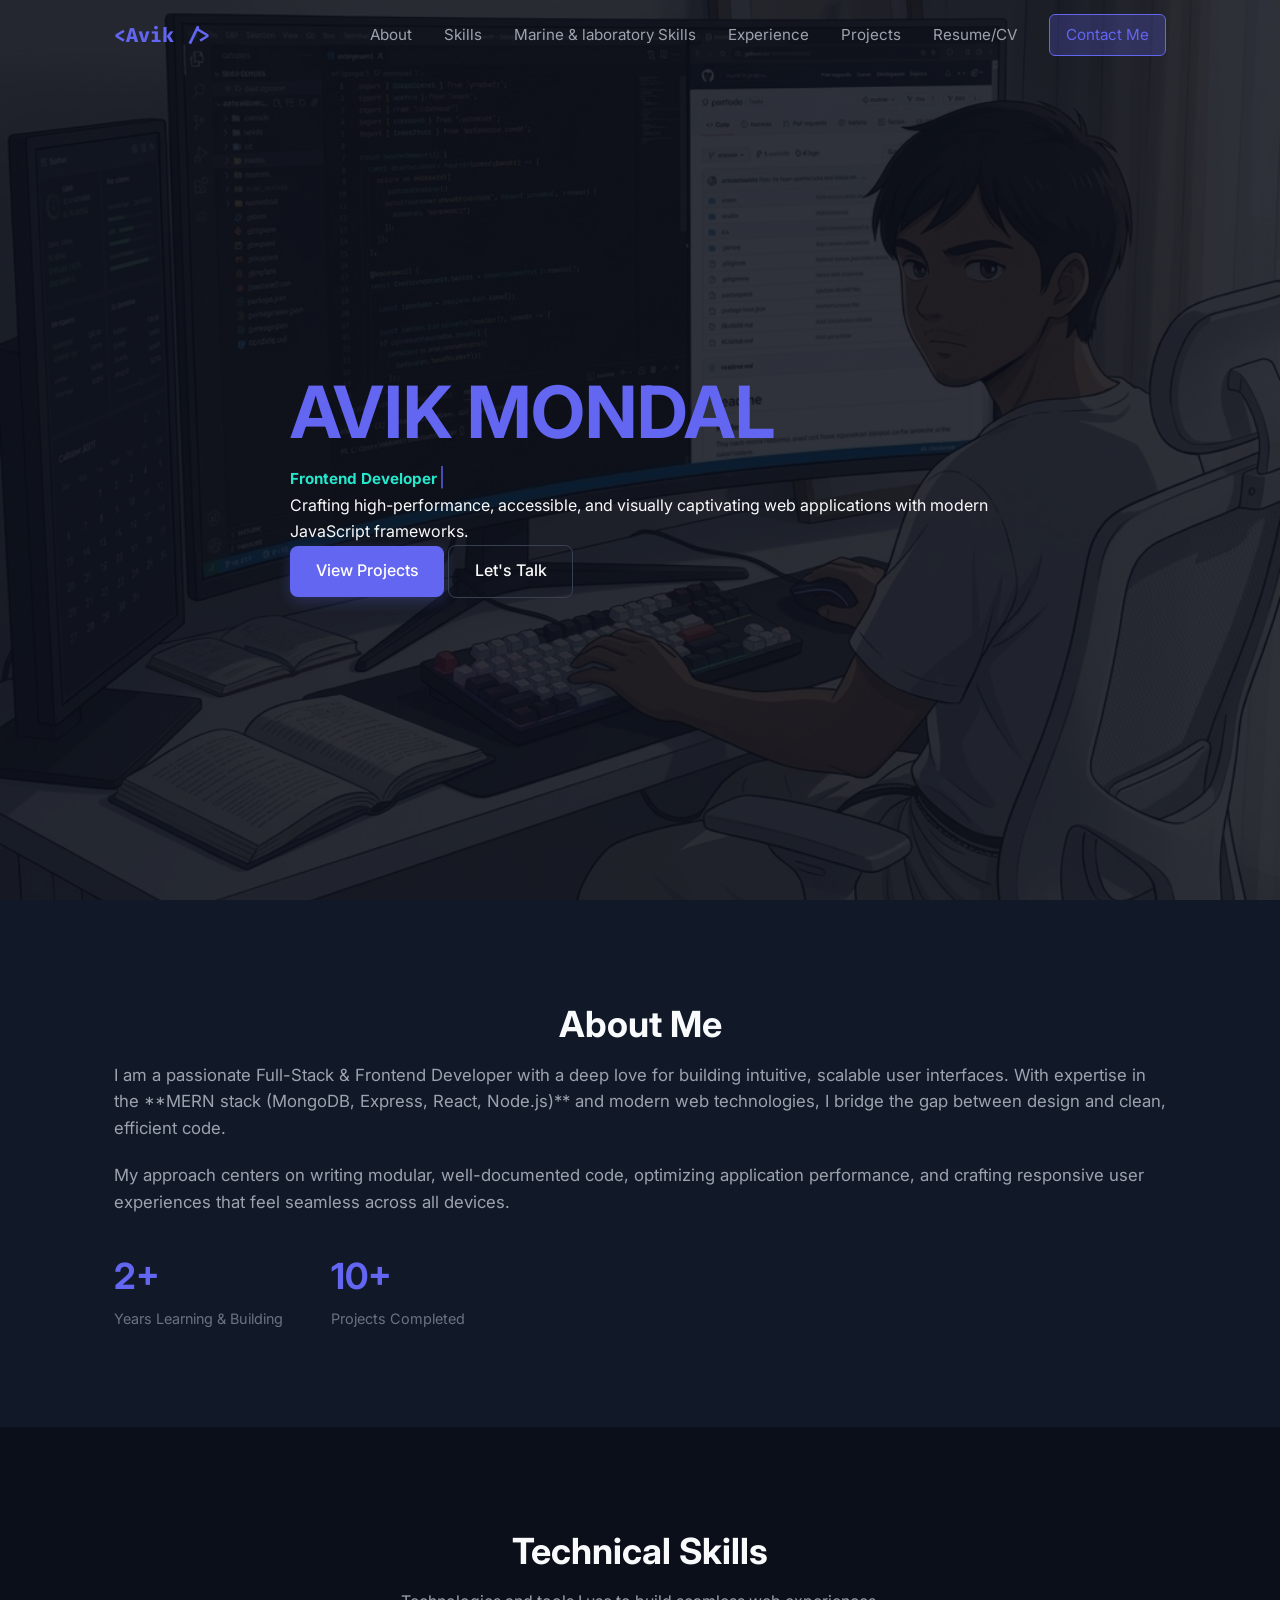
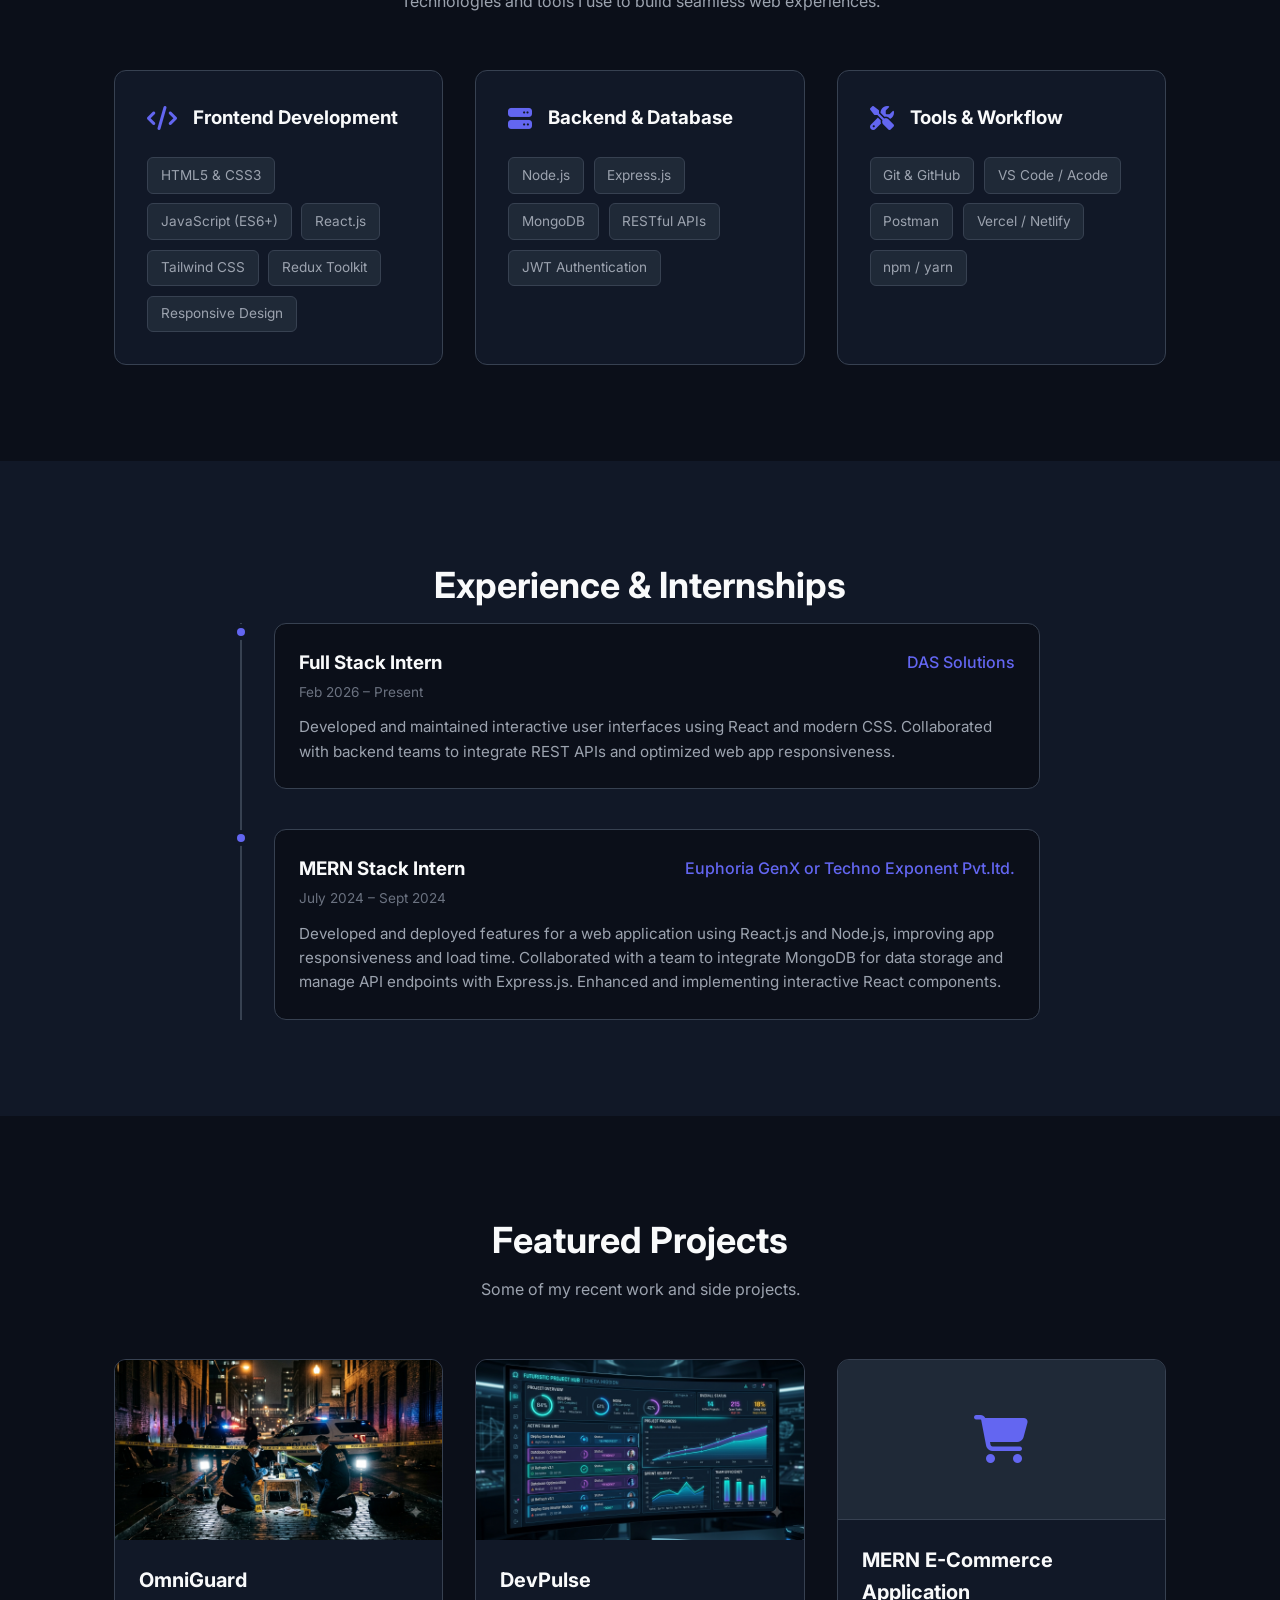
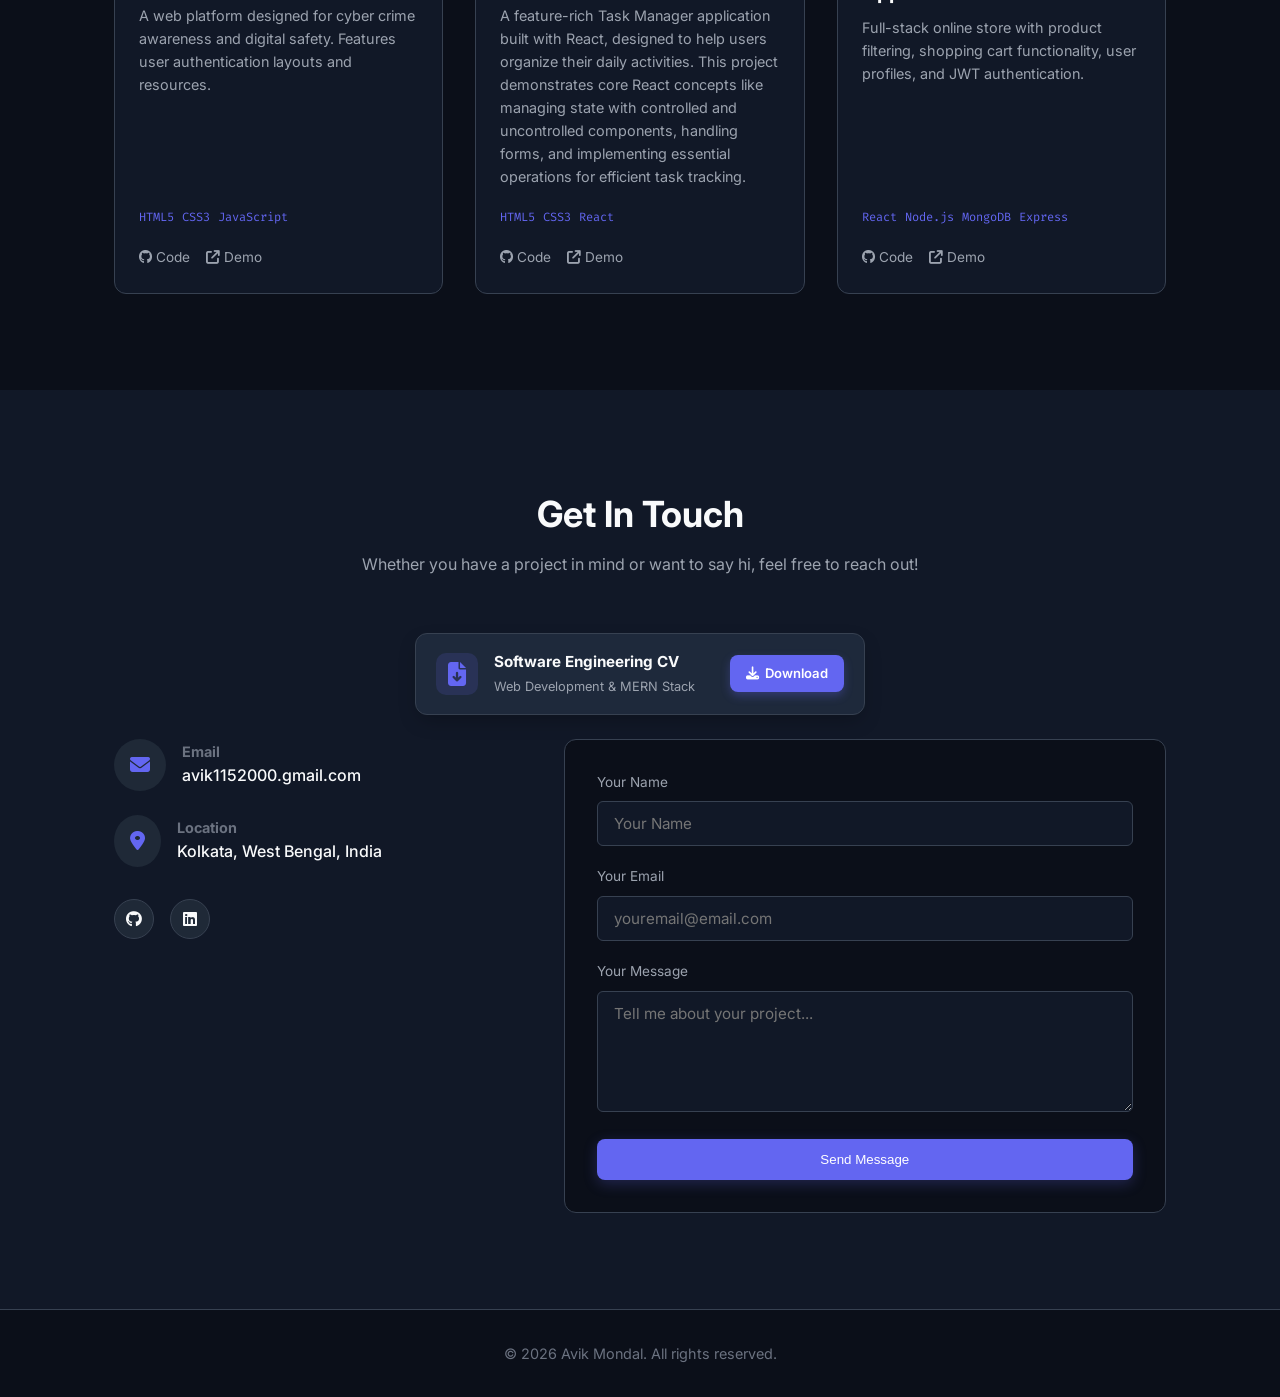
<file: index.html>
<!doctype html>
<html lang="en">
  <head>
    <meta charset="UTF-8" />
    <meta name="viewport" content="width=device-width, initial-scale=1.0" />
    <meta
      name="description"
      content="Portfolio of a Modern Frontend & MERN Stack Developer"
    />
    <title>Avik | Full Stack & Frontend Developer</title>
    <!-- Google Fonts -->
    <link rel="preconnect" href="https://fonts.googleapis.com" />
    <link rel="preconnect" href="https://fonts.gstatic.com" crossorigin />
    <link
      href="https://fonts.googleapis.com/css2?family=Inter:wght@300;400;500;600;700&family=Fira+Code:wght@400;500&display=swap"
      rel="stylesheet"
    />
    <!-- FontAwesome Icons -->
    <link
      rel="stylesheet"
      href="https://cdnjs.cloudflare.com/ajax/libs/font-awesome/6.4.0/css/all.min.css"
    />
    <!-- Stylesheet -->
    <link rel="stylesheet" href="CSS/style.css" />
    <!-- JavaScript link -->
    <script src="JS/script.js"></script>
  </head>
  <body>
    <!-- ==================== HEADER / NAVBAR ==================== -->
    <header class="navbar">
      <div class="container nav-container">
        <a href="#hero" class="nav-logo">&lt;Avik /&gt;</a>

        <nav class="nav-menu" id="nav-menu">
          <a href="#about" class="nav-link">About</a>
          <a href="#skills" class="nav-link">Skills</a>
          <a href="otherSkill.html" class="nav-link"
            >Marine & laboratory Skills</a
          >
          <a href="#experience" class="nav-link">Experience</a>
          <a href="#projects" class="nav-link">Projects</a>
          <a href="#contact" class="nav-link">Resume/CV </a>
          <a href="#contact" class="nav-link nav-btn">Contact Me</a>
        </nav>

        <!-- Toggle button placeholder for JS implementation -->
        <button
          class="nav-toggle"
          id="nav-toggle"
          aria-label="Toggle Navigation"
        >
          <i class="fa-solid fa-bars"></i>
        </button>
      </div>
    </header>

    <main>
      <!-- ==================== HERO SECTION ==================== -->

      <section class="hero" id="hero">
        <div class="hero-bg-wrapper">
          <img
            src="images/myPortfolioImage.png"
            alt="Background"
            class="hero-bg-img"
          />
          <div class="hero-overlay"></div>
        </div>

        <div class="container hero-container">
          <div class="hero-content">
            <h1 class="hero-title">
              <span class="highlight">AVIK MONDAL</span>
            </h1>

            <!-- <h2 class="hero-subtitle">Frontend & MERN Stack Developer</h2> -->
            <!-- Dynamic Typing Text Target -->
            <h3 class="hero-subtitle">
              <span id="typing-text" class="highlight2"></span
              ><span class="typing-cursor">|</span>
            </h3>
            <p class="hero-description">
              Crafting high-performance, accessible, and visually captivating
              web applications with modern JavaScript frameworks.
            </p>

            <div class="hero-cta">
              <a href="#projects" class="btn btn-primary">View Projects</a>
              <a href="#contact" class="btn btn-outline">Let's Talk</a>
            </div>
          </div>
        </div>
      </section>

      <!-- ==================== ABOUT SECTION ==================== -->
      <section class="about section" id="about">
        <div class="container">
          <h2 class="section-title">About Me</h2>
          <div class="about-grid">
            <div class="about-text">
              <p>
                I am a passionate Full-Stack & Frontend Developer with a deep
                love for building intuitive, scalable user interfaces. With
                expertise in the **MERN stack (MongoDB, Express, React,
                Node.js)** and modern web technologies, I bridge the gap between
                design and clean, efficient code.
              </p>
              <p>
                My approach centers on writing modular, well-documented code,
                optimizing application performance, and crafting responsive user
                experiences that feel seamless across all devices.
              </p>
              <div class="about-stats">
                <div class="stat-item">
                  <span class="stat-number">2+</span>
                  <span class="stat-label">Years Learning & Building</span>
                </div>
                <div class="stat-item">
                  <span class="stat-number">10+</span>
                  <span class="stat-label">Projects Completed</span>
                </div>
              </div>
            </div>
          </div>
        </div>
      </section>

      <!-- ==================== SKILLS SECTION ==================== -->
      <section class="skills section" id="skills">
        <div class="container">
          <h2 class="section-title">Technical Skills</h2>
          <p class="section-subtitle">
            Technologies and tools I use to build seamless web experiences.
          </p>

          <div class="skills-grid">
            <!-- Frontend Category -->
            <div class="skill-card">
              <div class="skill-header">
                <i class="fa-solid fa-code"></i>
                <h3>Frontend Development</h3>
              </div>
              <ul class="skill-tags">
                <li>HTML5 & CSS3</li>
                <li>JavaScript (ES6+)</li>
                <li>React.js</li>
                <li>Tailwind CSS</li>
                <li>Redux Toolkit</li>
                <li>Responsive Design</li>
              </ul>
            </div>

            <!-- Backend Category -->
            <div class="skill-card">
              <div class="skill-header">
                <i class="fa-solid fa-server"></i>
                <h3>Backend & Database</h3>
              </div>
              <ul class="skill-tags">
                <li>Node.js</li>
                <li>Express.js</li>
                <li>MongoDB</li>
                <li>RESTful APIs</li>
                <li>JWT Authentication</li>
              </ul>
            </div>

            <!-- Tools & Workflow -->
            <div class="skill-card">
              <div class="skill-header">
                <i class="fa-solid fa-screwdriver-wrench"></i>
                <h3>Tools & Workflow</h3>
              </div>
              <ul class="skill-tags">
                <li>Git & GitHub</li>
                <li>VS Code / Acode</li>
                <li>Postman</li>
                <li>Vercel / Netlify</li>
                <li>npm / yarn</li>
              </ul>
            </div>
          </div>
        </div>
      </section>

      <!-- ==================== EXPERIENCE SECTION ==================== -->
      <section class="experience section" id="experience">
        <div class="container">
          <h2 class="section-title">Experience & Internships</h2>

          <div class="timeline">
            <!-- Timeline Item 1 -->
            <div class="timeline-item">
              <div class="timeline-dot"></div>
              <div class="timeline-content">
                <div class="timeline-header">
                  <h3>Full Stack Intern</h3>
                  <span class="timeline-company">DAS Solutions</span>
                </div>
                <span class="timeline-date">Feb 2026 – Present</span>
                <p class="timeline-body">
                  Developed and maintained interactive user interfaces using
                  React and modern CSS. Collaborated with backend teams to
                  integrate REST APIs and optimized web app responsiveness.
                </p>
              </div>
            </div>
            <!-- Timeline Item 2 -->
            <div class="timeline-item">
              <div class="timeline-dot"></div>
              <div class="timeline-content">
                <div class="timeline-header">
                  <h3>MERN Stack Intern</h3>
                  <span class="timeline-company"
                    >Euphoria GenX or Techno Exponent Pvt.ltd.</span
                  >
                </div>
                <span class="timeline-date">July 2024 – Sept 2024</span>
                <p class="timeline-body">
                  Developed and deployed features for a web application using
                  React.js and Node.js, improving app responsiveness and load
                  time. Collaborated with a team to integrate MongoDB for data
                  storage and manage API endpoints with Express.js. Enhanced and
                  implementing interactive React components.
                </p>
              </div>
            </div>

            <!-- Timeline Item 2 -->
            <!-- <div class="timeline-item">
              <div class="timeline-dot"></div>
              <div class="timeline-content">
                <div class="timeline-header">
                  <h3>Frontend Developer (Freelance / Personal Projects)</h3>
                  <span class="timeline-company">Self-Employed</span>
                </div>
                <span class="timeline-date">Feb 2026 – Present</span>
                <p class="timeline-body">
                  Built custom responsive landing pages and web applications for
                  various clients. Focused on web security, clean component
                  structures, and API integrations.
                </p>
              </div>
            </div> -->
          </div>
        </div>
      </section>

      <!-- ==================== PROJECTS SECTION ==================== -->
      <section class="projects section" id="projects">
        <div class="container">
          <h2 class="section-title">Featured Projects</h2>
          <p class="section-subtitle">
            Some of my recent work and side projects.
          </p>

          <div class="projects-grid">
            <!-- Project Card 1 -->
            <article class="project-card">
              <div class="project-image-container">
                <!-- <i class="fa-solid fa-shield-halved project-icon"></i> -->
                <img
                  src="images/OmniguardImg.png"
                  alt="OmniGuard Crime Scene Investigation"
                  class="project-image"
                />
              </div>
              <div class="project-content">
                <h3 class="project-title">OmniGuard</h3>
                <p class="project-description">
                  A web platform designed for cyber crime awareness and digital
                  safety. Features user authentication layouts and resources.
                </p>
                <div class="project-tech">
                  <span>HTML5</span>
                  <span>CSS3</span>
                  <span>JavaScript</span>
                </div>
                <div class="project-links">
                  <a
                    href="https://github.com/Avik1152/Project-signup-Login"
                    target="_blank"
                    rel="noopener"
                    ><i class="fa-brands fa-github"></i> Code</a
                  >
                  <a
                    href="https://project-signup-login.avik1152000.workers.dev/"
                    target="_blank"
                    rel="noopener"
                    ><i class="fa-solid fa-arrow-up-right-from-square"></i>
                    Demo</a
                  >
                </div>
              </div>
            </article>
            <!-- Project Card 2 -->
            <article class="project-card">
              <div class="project-image-container">
                <img
                  src="images/DevPulseImg.png"
                  alt="DevPulse Task Manager"
                  class="project-image"
                />
              </div>
              <div class="project-content">
                <h3 class="project-title">DevPulse</h3>
                <p class="project-description">
                  A feature-rich Task Manager application built with React,
                  designed to help users organize their daily activities. This
                  project demonstrates core React concepts like managing state
                  with controlled and uncontrolled components, handling forms,
                  and implementing essential operations for efficient task
                  tracking.
                </p>
                <div class="project-tech">
                  <span>HTML5</span>
                  <span>CSS3</span>
                  <span>React</span>
                </div>
                <div class="project-links">
                  <a
                    href="https://github.com/Avik1152/DevPulse"
                    target="_blank"
                    rel="noopener"
                    ><i class="fa-brands fa-github"></i> Code</a
                  >
                  <a
                    href="https://dev-pulse-sand-ten.vercel.app/"
                    target="_blank"
                    rel="noopener"
                    ><i class="fa-solid fa-arrow-up-right-from-square"></i>
                    Demo</a
                  >
                </div>
              </div>
            </article>

            <!-- Project Card 3 -->
            <article class="project-card">
              <div class="project-image-placeholder">
                <i class="fa-solid fa-cart-shopping project-icon"></i>
              </div>
              <div class="project-content">
                <h3 class="project-title">MERN E-Commerce Application</h3>
                <p class="project-description">
                  Full-stack online store with product filtering, shopping cart
                  functionality, user profiles, and JWT authentication.
                </p>
                <div class="project-tech">
                  <span>React</span>
                  <span>Node.js</span>
                  <span>MongoDB</span>
                  <span>Express</span>
                </div>
                <div class="project-links">
                  <a href="#" target="_blank" rel="noopener"
                    ><i class="fa-brands fa-github"></i> Code</a
                  >
                  <a href="#" target="_blank" rel="noopener"
                    ><i class="fa-solid fa-arrow-up-right-from-square"></i>
                    Demo</a
                  >
                </div>
              </div>
            </article>

            <!-- Project Card 4 -->
            <!-- <article class="project-card">
              <div class="project-image-placeholder">
                <i class="fa-solid fa-list-check project-icon"></i>
              </div>
              <div class="project-content">
                <h3 class="project-title">Task Management App</h3>
                <p class="project-description">
                  A clean, lightweight task management tool with drag-and-drop
                  state updates, dark mode support, and persistent local
                  storage.
                </p>
                <div class="project-tech">
                  <span>React</span>
                  <span>Tailwind CSS</span>
                  <span>JavaScript</span>
                </div>
                <div class="project-links">
                  <a href="#" target="_blank" rel="noopener"
                    ><i class="fa-brands fa-github"></i> Code</a
                  >
                  <a href="#" target="_blank" rel="noopener"
                    ><i class="fa-solid fa-arrow-up-right-from-square"></i>
                    Demo</a
                  >
                </div>
              </div>
            </article> -->
          </div>
        </div>
      </section>

      <!-- ==================== CONTACT SECTION ==================== -->
      <section class="contact section" id="contact">
        <div class="container">
          <h2 class="section-title">Get In Touch</h2>
          <p class="section-subtitle">
            Whether you have a project in mind or want to say hi, feel free to
            reach out!
          </p>
          <!-- <div class="cv-download">
            <h3>Download My Resume</h3>
            <p>Software Engineering & Web Development</p>
            <a href="AVIK-MONDAL-Resume (1).pdf" class="download-btn" download
              >Download Developer CV</a
            >
          </div> -->
          <div class="cv-card-compact">
            <div class="cv-icon">
              <i class="fa-solid fa-file-arrow-down"></i>
            </div>
            <div class="cv-info">
              <h4>Software Engineering CV</h4>
              <p>Web Development & MERN Stack</p>
            </div>
            <a
              href="CV/AVIK-MONDAL-Resume (1).pdf"
              class="cv-download-btn"
              download
            >
              <i class="fa-solid fa-download"></i> Download
            </a>
          </div>
          <div class="contact-wrapper">
            <!-- Contact Details -->
            <div class="contact-info">
              <div class="contact-card">
                <i class="fa-solid fa-envelope"></i>
                <div>
                  <h4>Email</h4>
                  <a href="mailto:your.email@example.com"
                    >avik1152000.gmail.com</a
                  >
                </div>
              </div>

              <div class="contact-card">
                <i class="fa-solid fa-location-dot"></i>
                <div>
                  <h4>Location</h4>
                  <p>Kolkata, West Bengal, India</p>
                </div>
              </div>

              <div class="social-links">
                <a
                  href="https://github.com/Avik1152"
                  target="_blank"
                  aria-label="GitHub"
                  ><i class="fa-brands fa-github"></i
                ></a>
                <a
                  href="https://www.linkedin.com/in/avikmondal-afution/"
                  target="_blank"
                  aria-label="LinkedIn"
                  ><i class="fa-brands fa-linkedin"></i
                ></a>
                <!-- <a href="#" target="_blank" aria-label="Twitter"
                  ><i class="fa-brands fa-x-twitter"></i
                ></a> -->
              </div>
            </div>

            <!-- Contact Form -->
            <form
              class="contact-form"
              action="mailto:avik1152000@gmail.com"
              method="POST"
              enctype="text/plain"
            >
              <div class="form-group">
                <label for="name">Your Name</label>
                <input
                  type="text"
                  id="name"
                  name="name"
                  placeholder="Your Name"
                  required
                />
              </div>
              <div class="form-group">
                <label for="email">Your Email</label>
                <input
                  type="email"
                  id="email"
                  name="email"
                  placeholder="youremail@email.com"
                  required
                />
              </div>
              <div class="form-group">
                <label for="message">Your Message</label>
                <textarea
                  id="message"
                  name="message"
                  rows="5"
                  placeholder="Tell me about your project..."
                  required
                ></textarea>
              </div>
              <button type="submit" class="btn btn-primary btn-block">
                Send Message
              </button>
            </form>
          </div>
        </div>
      </section>
    </main>

    <!-- ==================== FOOTER ==================== -->
    <footer class="footer">
      <div class="container footer-container">
        <p>&copy; 2026 Avik Mondal. All rights reserved.</p>
        <!-- <p class="footer-subtext">Built with HTML5 , CSS3 & JavaScript</p> -->
      </div>
    </footer>
  </body>
</html>
</file>
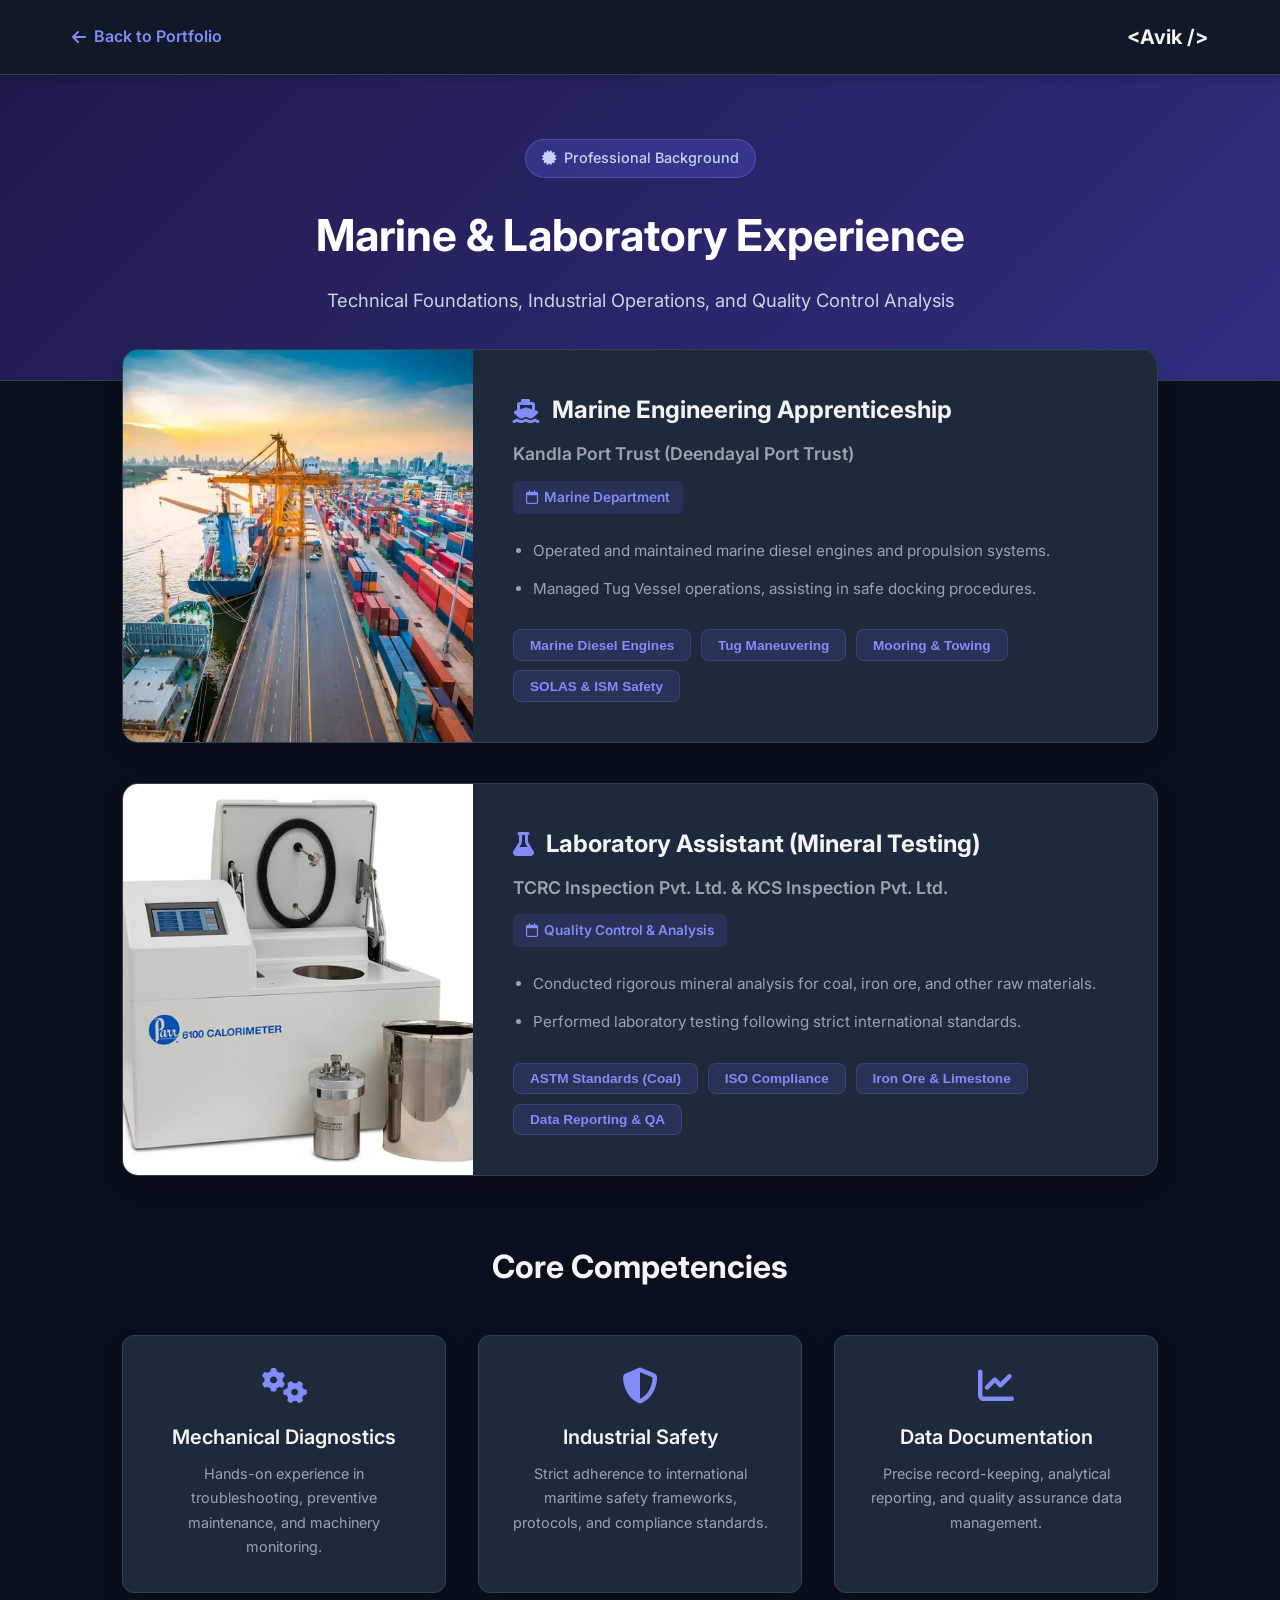
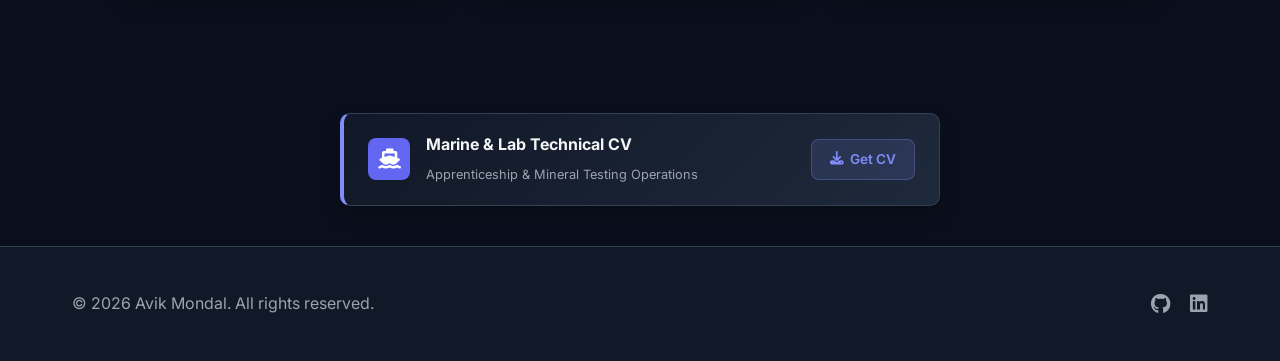
<file: otherSkill.html>
<!doctype html>
<html lang="en">
  <head>
    <meta charset="UTF-8" />
    <meta name="viewport" content="width=device-width, initial-scale=1.0" />
    <title>Marine & Laboratory Experience | Avik Mondal</title>
    <!-- FontAwesome for Icons -->
    <link
      rel="stylesheet"
      href="https://cdnjs.cloudflare.com/ajax/libs/font-awesome/6.4.0/css/all.min.css"
    />
    <!-- Google Fonts -->
    <link
      href="https://fonts.googleapis.com/css2?family=Inter:wght@300;400;500;600;700&display=swap"
      rel="stylesheet"
    />
    <!-- stylesheet -->
    <link rel="stylesheet" href="CSS/otherSkill.css" />
    <!-- JavaScript link -->
    <script src="JS/otherSkills.js"></script>
  </head>
  <body>
    <!-- ==================== HEADER & NAVBAR ==================== -->
    <header class="header">
      <nav class="nav-container">
        <a href="index.html" class="nav-back-btn">
          <i class="fa-solid fa-arrow-left"></i> Back to Portfolio
        </a>
        <!-- <div class="nav-brand">Avik Mondal</div> -->
        <a href="#marine-cv-box" class="nav-logo">&lt;Avik /&gt;</a>
      </nav>
    </header>

    <!-- ==================== HERO BANNER SECTION ==================== -->
    <section class="page-hero">
      <div class="hero-overlay"></div>
      <div class="container hero-inner">
        <span class="badge"
          ><i class="fa-solid fa-certificate"></i> Professional Background</span
        >
        <h1>Marine & Laboratory Experience</h1>
        <p>
          Technical Foundations, Industrial Operations, and Quality Control
          Analysis
        </p>
      </div>
    </section>

    <!-- ==================== MAIN CONTENT CONTAINER ==================== -->
    <main class="content-container">
      <section class="experience-grid">
        <!-- Marine Engineering Card -->
        <div class="experience-card">
          <div class="card-media">
            <img
              src="images/Kandla Port image.webp"
              alt="Marine Engineering Operations"
              onerror="
                this.onerror = null;
                this.src =
                  'https://images.unsplash.com/photo-1544816155-12df9643f363?auto=format&fit=crop&w=600&q=80';
              "
            />
          </div>
          <div class="card-body">
            <div class="card-icon-title">
              <i class="fas fa-ship card-icon-inline"></i>
              <h3>Marine Engineering Apprenticeship</h3>
            </div>
            <h4>Kandla Port Trust (Deendayal Port Trust)</h4>
            <span class="date"
              ><i class="fa-regular fa-calendar"></i> Marine Department</span
            >

            <ul class="responsibilities">
              <li>
                Operated and maintained marine diesel engines and propulsion
                systems.
              </li>
              <li>
                Managed Tug Vessel operations, assisting in safe docking
                procedures.
              </li>
            </ul>

            <!-- Interactive Clickable Tags for Marine -->
            <div class="tech-tags">
              <button class="tag-btn" onclick="openModal('dieselModal')">
                Marine Diesel Engines
              </button>
              <button class="tag-btn" onclick="openModal('tugModal')">
                Tug Maneuvering
              </button>
              <button class="tag-btn" onclick="openModal('mooringModal')">
                Mooring & Towing
              </button>
              <button class="tag-btn" onclick="openModal('safetyModal')">
                SOLAS & ISM Safety
              </button>
            </div>
          </div>
        </div>

        <!-- Laboratory Analysis Card -->
        <div class="experience-card">
          <div class="card-media">
            <img
              src="images/GCV images.jpg"
              alt="Laboratory Mineral Testing"
              onerror="
                this.onerror = null;
                this.src =
                  'https://images.unsplash.com/photo-1532187863486-abf9dbad1b69?auto=format&fit=crop&w=600&q=80';
              "
            />
          </div>
          <div class="card-body">
            <div class="card-icon-title">
              <i class="fas fa-flask card-icon-inline"></i>
              <h3>Laboratory Assistant (Mineral Testing)</h3>
            </div>
            <h4>TCRC Inspection Pvt. Ltd. & KCS Inspection Pvt. Ltd.</h4>
            <span class="date"
              ><i class="fa-regular fa-calendar"></i> Quality Control &
              Analysis</span
            >

            <ul class="responsibilities">
              <li>
                Conducted rigorous mineral analysis for coal, iron ore, and
                other raw materials.
              </li>
              <li>
                Performed laboratory testing following strict international
                standards.
              </li>
            </ul>

            <!-- Interactive Clickable Tags for Laboratory -->
            <div class="tech-tags">
              <button class="tag-btn" onclick="openModal('astmModal')">
                ASTM Standards (Coal)
              </button>
              <button class="tag-btn" onclick="openModal('isoModal')">
                ISO Compliance
              </button>
              <button class="tag-btn" onclick="openModal('mineralModal')">
                Iron Ore & Limestone
              </button>
              <button class="tag-btn" onclick="openModal('qaModal')">
                Data Reporting & QA
              </button>
            </div>
          </div>
        </div>
      </section>

      <!-- ==================== ADDITIONAL HIGHLIGHTS SECTION ==================== -->
      <section class="highlights-section">
        <h2 class="sub-section-title">Core Competencies</h2>
        <div class="highlights-grid">
          <div class="highlight-box">
            <i class="fa-solid fa-gears"></i>
            <h3>Mechanical Diagnostics</h3>
            <p>
              Hands-on experience in troubleshooting, preventive maintenance,
              and machinery monitoring.
            </p>
          </div>
          <div class="highlight-box">
            <i class="fa-solid fa-shield-halved"></i>
            <h3>Industrial Safety</h3>
            <p>
              Strict adherence to international maritime safety frameworks,
              protocols, and compliance standards.
            </p>
          </div>
          <div class="highlight-box">
            <i class="fa-solid fa-chart-line"></i>
            <h3>Data Documentation</h3>
            <p>
              Precise record-keeping, analytical reporting, and quality
              assurance data management.
            </p>
          </div>
        </div>
      </section>
    </main>

    <!-- ==================== MODAL POPUPS FOR MARINE ==================== -->
    <div id="dieselModal" class="custom-modal">
      <div class="modal-content">
        <h3>Marine Diesel Engines</h3>
        <p>
          Detailed knowledge of two-stroke and four-stroke marine diesel
          engines, fuel injection systems, cooling water circuits, Lube oil
          systems, and routine troubleshooting of mechanical failures.
        </p>
        <button class="close-modal" onclick="closeModal('dieselModal')">
          Close
        </button>
      </div>
    </div>

    <div id="tugModal" class="custom-modal">
      <div class="modal-content">
        <h3>Tug Maneuvering</h3>
        <p>
          Assisted in managing Tug Vessel operations, deck machinery handling,
          towing gear setup, and coordination during ship maneuvering and harbor
          docking.
        </p>
        <button class="close-modal" onclick="closeModal('tugModal')">
          Close
        </button>
      </div>
    </div>

    <div id="mooringModal" class="custom-modal">
      <div class="modal-content">
        <h3>Mooring & Towing</h3>
        <p>
          Participated in mooring/unmooring procedures, anchor handling, secure
          line handling, and ensuring vessel stability during port arrival and
          departure.
        </p>
        <button class="close-modal" onclick="closeModal('mooringModal')">
          Close
        </button>
      </div>
    </div>

    <div id="safetyModal" class="custom-modal">
      <div class="modal-content">
        <h3>SOLAS & ISM Safety</h3>
        <p>
          Strictly adhered to SOLAS and international maritime safety
          frameworks, emergency drills, fire-fighting gear handling, and ISM
          code safety compliance.
        </p>
        <button class="close-modal" onclick="closeModal('safetyModal')">
          Close
        </button>
      </div>
    </div>

    <!-- ==================== MODAL POPUPS FOR LABORATORY ==================== -->
    <div id="astmModal" class="custom-modal">
      <div class="modal-content">
        <h3>ASTM Standards (Coal Analysis)</h3>
        <p>
          Conducted rigorous testing for Proximate Analysis (Inherent Moisture,
          Ash Content, Volatile Matter, Fixed Carbon) and Gross Calorific Value
          (GCV) using bomb calorimeter as per ASTM standards.
        </p>
        <button class="close-modal" onclick="closeModal('astmModal')">
          Close
        </button>
      </div>
    </div>

    <div id="isoModal" class="custom-modal">
      <div class="modal-content">
        <h3>ISO Compliance & Sample Prep</h3>
        <p>
          Performed multi-stage crushing, dividing, and pulverization of solid
          mineral samples adhering strictly to ISO guidelines to ensure accurate
          analytical representation.
        </p>
        <button class="close-modal" onclick="closeModal('isoModal')">
          Close
        </button>
      </div>
    </div>

    <div id="mineralModal" class="custom-modal">
      <div class="modal-content">
        <h3>Iron Ore & Limestone Testing</h3>
        <p>
          Extended hands-on laboratory testing and grading parameters to other
          raw minerals including Iron Ore (Fe percentage checks, moisture
          analysis) and Limestone quality assessment.
        </p>
        <button class="close-modal" onclick="closeModal('mineralModal')">
          Close
        </button>
      </div>
    </div>

    <div id="qaModal" class="custom-modal">
      <div class="modal-content">
        <h3>Data Reporting & QA</h3>
        <p>
          Meticulously documented analytical findings, calibrated laboratory
          instruments, maintained high accuracy limits, and prepared
          comprehensive QA certificates.
        </p>
        <button class="close-modal" onclick="closeModal('qaModal')">
          Close
        </button>
      </div>
    </div>

    <div class="marine-cv-box" id="marine-cv-box">
      <div class="marine-cv-left">
        <div class="marine-badge-icon">
          <i class="fa-solid fa-ship"></i>
        </div>
        <div class="marine-cv-text">
          <h4>Marine & Lab Technical CV</h4>
          <span>Apprenticeship & Mineral Testing Operations</span>
        </div>
      </div>
      <a
        href="CV/Avik-Mondal-Resume Diesel.pdf"
        class="marine-download-btn"
        download
      >
        <i class="fa-solid fa-download"></i> Get CV
      </a>
    </div>

    <!-- ==================== FOOTER ==================== -->
    <footer class="footer">
      <div class="container footer-content">
        <p>&copy; 2026 Avik Mondal. All rights reserved.</p>
        <div class="footer-socials">
          <a href="https://github.com/Avik1152" target="_blank"
            ><i class="fa-brands fa-github"></i
          ></a>
          <a
            href="https://www.linkedin.com/in/avikmondal-afution/"
            target="_blank"
            ><i class="fa-brands fa-linkedin"></i
          ></a>
        </div>
      </div>
    </footer>
  </body>
</html>
</file>
<file: CSS/style.css>
/* ==================== 1. CSS VARIABLES & RESET ==================== */
:root {
  /* Color Palette */
  --bg-primary: #0b0f19;
  --bg-secondary: #111827;
  --bg-card: #1f2937;

  --text-primary: #f9fafb;
  --text-secondary: #9ca3af;
  --text-muted: #6b7280;

  --accent: #6366f1; /* Electric Indigo */
  --accent-hover: #4f46e5;
  --accent-glow: rgba(99, 102, 241, 0.25);
  --border-color: #374151;

  /* Fonts & Spacing */
  --font-main: "Inter", system-ui, -apple-system, sans-serif;
  --font-code: "Fira Code", monospace;
  --transition: all 0.3s ease;
  --radius: 12px;
}

* {
  margin: 0;
  padding: 0;
  box-sizing: border-box;
}

html {
  scroll-behavior: smooth;
}

body {
  font-family: var(--font-main);
  background-color: var(--bg-primary);
  color: var(--text-primary);
  line-height: 1.6;
  overflow-x: hidden;
}

a {
  color: inherit;
  text-decoration: none;
}

ul {
  list-style: none;
}

/* ==================== LIGHT THEME VARIABLES ==================== */
body.light-theme {
  --bg-primary: #f8fafc;
  --bg-secondary: #ffffff;
  --bg-card: #f1f5f9;

  --text-primary: #0f172a;
  --text-secondary: #3341552q --text-muted: #64748b;

  --accent: #4f46e5;
  --accent-hover: #4338ca;
  --accent-glow: rgba(79, 70, 229, 0.15);
  --border-color: #e2e8f0;
}

/* ==================== ACTIVE NAV LINK STYLING ==================== */
.nav-link.active-link {
  color: var(--accent);
  font-weight: 600;
}

/* ==================== THEME TOGGLE BUTTON ==================== */
.theme-toggle {
  background: none;
  border: 1px solid var(--border-color);
  color: var(--text-primary);
  padding: 0.5rem 0.75rem;
  border-radius: 50%;
  cursor: pointer;
  transition: var(--transition);
  display: flex;
  align-items: center;
  justify-content: center;
}

.theme-toggle:hover {
  border-color: var(--accent);
  color: var(--accent);
}

/* ==================== 2. REUSABLE COMPONENTS ==================== */
.container {
  max-width: 1100px;
  margin: 0 auto;
  padding: 0 1.5rem;
}

.section {
  padding: 6rem 0;
}

.section-title {
  font-size: 2.25rem;
  font-weight: 700;
  text-align: center;
  margin-bottom: 0.5rem;
  position: relative;
}

.section-subtitle {
  text-align: center;
  color: var(--text-secondary);
  margin-bottom: 3.5rem;
}

.btn {
  display: inline-block;
  padding: 0.8rem 1.6rem;
  border-radius: 8px;
  font-weight: 500;
  transition: var(--transition);
  cursor: pointer;
  border: none;
}

.btn-primary {
  background-color: var(--accent);
  color: #ffffff;
  box-shadow: 0 4px 14px var(--accent-glow);
}

.btn-primary:hover {
  background-color: var(--accent-hover);
  transform: translateY(-2px);
}

.btn-outline {
  background: transparent;
  color: var(--text-primary);
  border: 1px solid var(--border-color);
}

.btn-outline:hover {
  border-color: var(--accent);
  color: var(--accent);
  transform: translateY(-2px);
}

.btn-block {
  width: 100%;
}

.highlight {
  color: var(--accent);
}

.badge {
  background: var(--accent-glow);
  color: var(--accent);
  padding: 0.35rem 0.8rem;
  border-radius: 20px;
  font-size: 0.85rem;
  font-weight: 500;
  display: inline-block;
  margin-bottom: 1rem;
  border: 1px solid var(--accent);
}

/* ==================== 3. NAVBAR ==================== */
.navbar {
  position: fixed;
  top: 0;
  left: 0;
  width: 100%;
  /* Default state at top of page */
  background-color: transparent;
  border-bottom: 1px solid transparent;
  backdrop-filter: blur(0px);
  transition:
    background-color 0.3s ease,
    border-color 0.3s ease,
    box-shadow 0.3s ease,
    backdrop-filter 0.3s ease;
  z-index: 1000;
}

/* State triggered by JavaScript when scrolled down > 50px */
.navbar.scrolled {
  background-color: rgba(11, 15, 25, 0.85);
  border-bottom: 1px solid var(--border-color);
  backdrop-filter: blur(12px);
  box-shadow: 0 4px 20px rgba(0, 0, 0, 0.4);
}

.nav-container {
  display: flex;
  justify-content: space-between;
  align-items: center;
  height: 70px;
}

.nav-logo {
  font-family: var(--font-code);
  font-size: 1.25rem;
  font-weight: 700;
  color: var(--accent);
}

.nav-menu {
  display: flex;
  align-items: center;
  gap: 2rem;
}

.nav-link {
  color: var(--text-secondary);
  font-size: 0.95rem;
  transition: var(--transition);
}

.nav-link:hover {
  color: var(--accent);
}

.nav-btn {
  padding: 0.5rem 1rem;
  border-radius: 6px;
  background-color: var(--accent-glow);
  color: var(--accent);
  border: 1px solid var(--accent);
}

.nav-btn:hover {
  background-color: var(--accent);
  color: #fff;
}

.nav-toggle {
  display: none;
  background: none;
  border: none;
  color: var(--text-primary);
  font-size: 1.5rem;
  cursor: pointer;
}

/* ==================== 4. HERO SECTION ==================== */
/* .hero {
  min-height: 100vh;
  display: flex;
  align-items: center;
  padding-top: 70px;
}

.hero-content {
  max-width: 700px;
}

.hero-title {
  font-size: 3.5rem;
  line-height: 1.1;
  margin-bottom: 0.75rem;
}

.hero-subtitle {
  font-size: 1.5rem;
  color: var(--text-secondary);
  font-weight: 400;
  margin-bottom: 1.25rem;
}

.hero-description {
  color: var(--text-muted);
  font-size: 1.1rem;
  margin-bottom: 2rem;
  max-width: 600px;
}

.hero-cta {
  display: flex;
  gap: 1rem;
} */

/* ==================== 4. HERO SECTION ==================== */
.hero {
  position: relative;
  min-height: 100vh;
  display: flex;
  align-items: center;
  padding-top: 70px;
  overflow: hidden;
}

.hero-bg-wrapper {
  position: absolute;
  top: 0;
  left: 0;
  width: 100%;
  height: 100%;
  z-index: -1;
}

.hero-bg-img {
  width: 100%;
  height: 100%;
  object-fit: cover;
  object-position: center;
}

.hero-overlay {
  position: absolute;
  top: 0;
  left: 0;
  width: 100%;
  height: 100%;
  background: rgba(11, 15, 25, 0.85); /* Adjust opacity here */
}

.hero-content {
  max-width: 700px;
  position: relative;
  z-index: 1;
}

.hero-title {
  font-size: 4.5rem;
  line-height: 1.1;
  margin-bottom: 0.75rem;
}

/* Dynamic Typing Cursor Effect */
.typing-cursor {
  display: inline-block;
  color: var(--accent);
  font-weight: 400;
  margin-left: 2px;
  animation: blink 0.8s infinite;
}

@keyframes blink {
  0%,
  100% {
    opacity: 1;
  }
  50% {
    opacity: 0;
  }
}

.highlight2 {
  color: rgb(38, 230, 204);
  /* font-weight: 600; */
  font-size: 0.95rem;
  margin-bottom: 0.75rem;
}

/* ==================== TYPING EFFECT CURSOR ==================== */
/* .typing-cursor {
  display: inline-block;
  color: var(--text-primary);
  font-weight: 400;
  animation: blink 0.8s infinite;
}

@keyframes blink {
  0%,
  100% {
    opacity: 1;
  }
  50% {
    opacity: 0;
  }
} */

/* ==================== PROJECT CONTROLS & SEARCH ==================== */
.projects-controls {
  display: flex;
  flex-direction: column;
  align-items: center;
  gap: 1.5rem;
  margin-bottom: 2.5rem;
}

.search-box {
  position: relative;
  width: 100%;
  max-width: 450px;
}

.search-box i {
  position: absolute;
  left: 1rem;
  top: 50%;
  transform: translateY(-50%);
  color: var(--text-muted);
}

.search-box input {
  width: 100%;
  padding: 0.75rem 1rem 0.75rem 2.5rem;
  background-color: var(--bg-secondary);
  border: 1px solid var(--border-color);
  border-radius: 25px;
  color: var(--text-primary);
  font-family: inherit;
  font-size: 0.95rem;
  transition: var(--transition);
}

.search-box input:focus {
  outline: none;
  border-color: var(--accent);
  box-shadow: 0 0 10px var(--accent-glow);
}

.filter-buttons {
  display: flex;
  flex-wrap: wrap;
  justify-content: center;
  gap: 0.75rem;
}

.filter-btn {
  background-color: var(--bg-secondary);
  border: 1px solid var(--border-color);
  color: var(--text-secondary);
  padding: 0.5rem 1.25rem;
  border-radius: 20px;
  cursor: pointer;
  font-size: 0.9rem;
  transition: var(--transition);
}

.filter-btn:hover,
.filter-btn.active {
  background-color: var(--accent);
  color: #ffffff;
  border-color: var(--accent);
}

.btn-text {
  background: none;
  border: none;
  color: var(--accent);
  cursor: pointer;
  font-size: 0.85rem;
  font-weight: 500;
  padding: 0;
  display: inline-flex;
  align-items: center;
  gap: 0.3rem;
}

.btn-text:hover {
  text-decoration: underline;
}

/* ==================== MODAL POPUP ==================== */
.modal {
  position: fixed;
  top: 0;
  left: 0;
  width: 100%;
  height: 100%;
  display: flex;
  align-items: center;
  justify-content: center;
  z-index: 2000;
  opacity: 0;
  visibility: hidden;
  transition:
    opacity 0.3s ease,
    visibility 0.3s ease;
}

.modal.active {
  opacity: 1;
  visibility: visible;
}

.modal-overlay {
  position: absolute;
  top: 0;
  left: 0;
  width: 100%;
  height: 100%;
  background-color: rgba(0, 0, 0, 0.75);
  backdrop-filter: blur(4px);
}

.modal-container {
  position: relative;
  background-color: var(--bg-secondary);
  border: 1px solid var(--border-color);
  border-radius: var(--radius);
  width: 90%;
  max-width: 650px;
  max-height: 85vh;
  overflow-y: auto;
  padding: 2rem;
  z-index: 2001;
  transform: translateY(20px);
  transition: transform 0.3s ease;
  box-shadow: 0 10px 30px rgba(0, 0, 0, 0.5);
}

.modal.active .modal-container {
  transform: translateY(0);
}

.modal-close {
  position: absolute;
  top: 1rem;
  right: 1.25rem;
  background: none;
  border: none;
  font-size: 1.8rem;
  color: var(--text-muted);
  cursor: pointer;
  transition: var(--transition);
}

.modal-close:hover {
  color: var(--accent);
}

.modal-title {
  font-size: 1.75rem;
  margin-bottom: 0.5rem;
}

.modal-subtitle {
  color: var(--accent);
  font-weight: 500;
  margin-bottom: 1rem;
}

.modal-section {
  margin-top: 1.25rem;
}

.modal-section h4 {
  color: var(--text-primary);
  font-size: 1rem;
  margin-bottom: 0.5rem;
}

.modal-section p,
.modal-section ul {
  color: var(--text-secondary);
  font-size: 0.95rem;
}

.modal-section ul {
  list-style-type: disc;
  padding-left: 1.25rem;
}
/* ==================== 5. ABOUT SECTION ==================== */
.about {
  background-color: var(--bg-secondary);
}

.about-text p {
  color: var(--text-secondary);
  margin-bottom: 1.25rem;
  font-size: 1.05rem;
}

.about-stats {
  display: flex;
  gap: 3rem;
  margin-top: 2rem;
}

.stat-number {
  display: block;
  font-size: 2.25rem;
  font-weight: 700;
  color: var(--accent);
}

.stat-label {
  font-size: 0.9rem;
  color: var(--text-muted);
}

/* ==================== 6. SKILLS SECTION ==================== */
.skills-grid {
  display: grid;
  grid-template-columns: repeat(auto-fit, minmax(280px, 1fr));
  gap: 2rem;
}

.skill-card {
  background-color: var(--bg-secondary);
  padding: 2rem;
  border-radius: var(--radius);
  border: 1px solid var(--border-color);
  transition: var(--transition);
}

.skill-card:hover {
  border-color: var(--accent);
  transform: translateY(-4px);
}

.skill-header {
  display: flex;
  align-items: center;
  gap: 1rem;
  margin-bottom: 1.5rem;
}

.skill-header i {
  font-size: 1.5rem;
  color: var(--accent);
}

.skill-tags {
  display: flex;
  flex-wrap: wrap;
  gap: 0.6rem;
}

.skill-tags li {
  background-color: var(--bg-card);
  color: var(--text-secondary);
  padding: 0.4rem 0.8rem;
  border-radius: 6px;
  font-size: 0.85rem;
  border: 1px solid var(--border-color);
}

/* ==================== 7. EXPERIENCE SECTION ==================== */
.experience {
  background-color: var(--bg-secondary);
}

.timeline {
  max-width: 800px;
  margin: 0 auto;
  position: relative;
  padding-left: 2rem;
  border-left: 2px solid var(--border-color);
}

.timeline-item {
  position: relative;
  margin-bottom: 2.5rem;
}

.timeline-item:last-child {
  margin-bottom: 0;
}

.timeline-dot {
  position: absolute;
  left: calc(-2rem - 5px);
  top: 5px;
  width: 8px;
  height: 8px;
  border-radius: 50%;
  background-color: var(--accent);
  box-shadow: 0 0 0 4px var(--bg-secondary);
}

.timeline-content {
  background-color: var(--bg-primary);
  padding: 1.5rem;
  border-radius: var(--radius);
  border: 1px solid var(--border-color);
}

.timeline-header {
  display: flex;
  justify-content: space-between;
  align-items: center;
  flex-wrap: wrap;
  gap: 0.5rem;
}

.timeline-company {
  color: var(--accent);
  font-weight: 500;
}

.timeline-date {
  display: block;
  font-size: 0.85rem;
  color: var(--text-muted);
  margin-top: 0.25rem;
  margin-bottom: 0.75rem;
}

.timeline-body {
  color: var(--text-secondary);
  font-size: 0.95rem;
}

/* ==================== 8. PROJECTS SECTION ==================== */
.project-image-container {
  width: 100%;
  height: 180px; /* Adjust height as needed for your layout */
  overflow: hidden;
  background-color: #111; /* Fallback background */
}

.project-image {
  width: 100%;
  height: 100%;
  object-fit: cover; /* Ensures the image covers the area without distortion */
  display: block;
  transition: transform 0.3s ease;
}

/* Optional: Subtle zoom effect on card hover */
.project-card:hover .project-image {
  transform: scale(1.05);
}

.projects-grid {
  display: grid;
  grid-template-columns: repeat(auto-fit, minmax(300px, 1fr));
  gap: 2rem;
}

.project-card {
  background-color: var(--bg-secondary);
  border-radius: var(--radius);
  border: 1px solid var(--border-color);
  overflow: hidden;
  transition: var(--transition);
  display: flex;
  flex-direction: column;
}

.project-card:hover {
  transform: translateY(-5px);
  border-color: var(--accent);
}

.project-image-placeholder {
  height: 160px;
  background-color: var(--bg-card);
  display: flex;
  align-items: center;
  justify-content: center;
  border-bottom: 1px solid var(--border-color);
}

.project-icon {
  font-size: 3rem;
  color: var(--accent);
}

.project-content {
  padding: 1.5rem;
  display: flex;
  flex-direction: column;
  flex-grow: 1;
}

.project-title {
  font-size: 1.25rem;
  margin-bottom: 0.5rem;
}

.project-description {
  color: var(--text-secondary);
  font-size: 0.9rem;
  margin-bottom: 1.25rem;
  flex-grow: 1;
}

.project-tech {
  display: flex;
  flex-wrap: wrap;
  gap: 0.5rem;
  margin-bottom: 1.25rem;
}

.project-tech span {
  font-family: var(--font-code);
  font-size: 0.75rem;
  color: var(--accent);
}

.project-links {
  display: flex;
  gap: 1rem;
}

.project-links a {
  font-size: 0.85rem;
  color: var(--text-secondary);
  transition: var(--transition);
}

.project-links a:hover {
  color: var(--accent);
}

/* ==================== 9. CONTACT SECTION ==================== */
.contact {
  background-color: var(--bg-secondary);
}

.contact-wrapper {
  display: grid;
  grid-template-columns: 1fr 1.5fr;
  gap: 3rem;
}

.contact-card {
  display: flex;
  align-items: center;
  gap: 1rem;
  margin-bottom: 1.5rem;
}

.contact-card i {
  font-size: 1.25rem;
  color: var(--accent);
  background-color: var(--bg-card);
  padding: 1rem;
  border-radius: 50%;
}

.contact-card h4 {
  font-size: 0.9rem;
  color: var(--text-muted);
}

.contact-card a,
.contact-card p {
  color: var(--text-primary);
  font-weight: 500;
}

.social-links {
  display: flex;
  gap: 1rem;
  margin-top: 2rem;
}

.social-links a {
  width: 40px;
  height: 40px;
  border-radius: 50%;
  background-color: var(--bg-card);
  display: flex;
  align-items: center;
  justify-content: center;
  border: 1px solid var(--border-color);
  transition: var(--transition);
}

.social-links a:hover {
  color: var(--accent);
  border-color: var(--accent);
}

/* ==================== COMPACT MODERN CV DOWNLOAD CARD ==================== */
.cv-card-compact {
  display: flex;
  align-items: center;
  justify-content: space-between;
  background: var(--card-bg, #1e293b);
  border: 1px solid var(--border-color, #334155);
  border-radius: 12px;
  padding: 1rem 1.25rem;
  max-width: 450px; /* কার্ডটিকে ছোট ও কমপ্যাক্ট রাখার জন্য */
  margin: 1.5rem auto; /* মাঝখানে রাখার জন্য (প্রয়োজন অনুযায়ী মার্জিন বদলাতে পারেন) */
  box-shadow: var(--shadow, 0 8px 20px -4px rgba(0, 0, 0, 0.25));
  transition: all 0.3s ease;
}

.cv-card-compact:hover {
  border-color: var(--accent, #6366f1);
  transform: translateY(-2px);
  box-shadow: 0 12px 24px -6px rgba(99, 102, 241, 0.25);
}

.cv-icon {
  font-size: 1.5rem;
  color: var(--accent, #6366f1);
  background: rgba(99, 102, 241, 0.15);
  width: 42px;
  height: 42px;
  display: flex;
  align-items: center;
  justify-content: center;
  border-radius: 10px;
  flex-shrink: 0;
}

.cv-info {
  flex-grow: 1;
  margin-left: 1rem;
  text-align: left;
}

.cv-info h4 {
  color: var(--text-primary, #f3f4f6);
  font-size: 0.95rem;
  font-weight: 700;
  margin-bottom: 0.15rem;
}

.cv-info p {
  color: var(--text-secondary, #9ca3af);
  font-size: 0.8rem;
  margin: 0;
}

.cv-download-btn {
  display: inline-flex;
  align-items: center;
  gap: 0.4rem;
  background-color: var(--accent, #6366f1);
  color: #ffffff;
  padding: 0.5rem 1rem;
  border-radius: 8px;
  font-size: 0.82rem;
  font-weight: 600;
  text-decoration: none;
  transition: all 0.3s ease;
  flex-shrink: 0;
  box-shadow: 0 4px 10px rgba(99, 102, 241, 0.3);
}

.cv-download-btn:hover {
  background-color: var(--accent-hover, #4f46e5);
  transform: translateY(-1px);
}

/* Contact Form */
.contact-form {
  background-color: var(--bg-primary);
  padding: 2rem;
  border-radius: var(--radius);
  border: 1px solid var(--border-color);
}

.form-group {
  margin-bottom: 1.25rem;
}

.form-group label {
  display: block;
  font-size: 0.85rem;
  color: var(--text-secondary);
  margin-bottom: 0.5rem;
}

.form-group input,
.form-group textarea {
  width: 100%;
  padding: 0.75rem 1rem;
  background-color: var(--bg-secondary);
  border: 1px solid var(--border-color);
  border-radius: 6px;
  color: var(--text-primary);
  font-family: inherit;
  font-size: 0.95rem;
  transition: var(--transition);
}

.form-group input:focus,
.form-group textarea:focus {
  outline: none;
  border-color: var(--accent);
}

/* ==================== 10. FOOTER ==================== */
.footer {
  padding: 2rem 0;
  border-top: 1px solid var(--border-color);
  text-align: center;
  color: var(--text-muted);
  font-size: 0.9rem;
}

.footer-subtext {
  font-size: 0.8rem;
  margin-top: 0.25rem;
}

/* ==================== 11. RESPONSIVE DESIGN ==================== */

/* ---------- Tablets & Mobile Devices (<= 768px) ---------- */
/* ==================== 11. RESPONSIVE DESIGN ==================== */

/* ---------- Mobile & Tablet Fixes (<= 768px) ---------- */
@media (max-width: 768px) {
  /* Prevent overall horizontal scroll overflow */
  html,
  body {
    overflow-x: hidden;
    width: 100%;
  }

  .container {
    width: 100%;
    max-width: 100%;
    padding-left: 1.25rem;
    padding-right: 1.25rem;
  }

  /* Section Spacing Adjustments */
  .section {
    padding: 3.5rem 0;
  }

  .section-title {
    font-size: 1.75rem;
  }

  .section-subtitle {
    margin-bottom: 2rem;
    font-size: 0.95rem;
  }

  /* Navbar & Mobile Slide-Out Drawer */
  .nav-toggle {
    display: block;
    z-index: 1001;
  }

  .nav-menu {
    display: flex; /* Ensures flexbox is active for vertical stacking */
    position: fixed;
    top: 0;
    right: -100%;
    width: 80%;
    max-width: 300px;
    height: 100vh;
    background-color: var(--bg-secondary);
    flex-direction: column;
    justify-content: center;
    align-items: center;
    gap: 2rem;
    box-shadow: -5px 0 15px rgba(0, 0, 0, 0.5);
    transition: right 0.3s cubic-bezier(0.4, 0, 0.2, 1);
    z-index: 1000;
  }

  .nav-menu.active {
    right: 0;
  }

  .nav-link {
    font-size: 1.1rem;
  }

  /* Hero Section Mobile Fitting */
  .hero,
  .hero-banner {
    min-height: auto;
    padding-top: 100px;
    padding-bottom: 3.5rem;
  }

  .hero-title {
    font-size: 2.1rem;
    line-height: 1.2;
    word-break: break-word;
  }

  .hero-subtitle {
    font-size: 1.15rem;
  }

  .hero-description {
    font-size: 0.95rem;
  }

  .hero-cta {
    margin-top: 1.5rem;
    display: flex; /* Ensures flex column works properly */
    flex-direction: row;
    width: 50%;
    gap: 0.75rem;
  }

  .hero-cta .btn {
    width: 100%;
    text-align: center;
  }
  .hero-cta .btn2 {
    width: 100%;
    text-align: center;
  }

  /* About Section */
  .about-stats {
    display: flex;
    flex-direction: column;
    gap: 1.25rem;
  }

  .stat-item {
    text-align: left;
  }

  /* Skills & Projects Grids - Single Column Fit */
  .skills-grid,
  .projects-grid {
    grid-template-columns: 1fr;
    gap: 1.5rem;
  }

  /* Experience Timeline Alignment */
  .timeline {
    padding-left: 1.25rem;
  }

  .timeline-dot {
    left: calc(-1.25rem - 4px);
  }

  .timeline-header {
    flex-direction: column;
    align-items: flex-start;
    gap: 0.25rem;
  }

  /* Project Controls */
  .projects-controls {
    width: 100%;
    gap: 1rem;
  }

  .search-box {
    width: 100%;
    max-width: 100%;
  }

  .filter-buttons {
    width: 100%;
    justify-content: flex-start;
    overflow-x: auto; /* Allows horizontal scrolling for filter pills if needed */
    padding-bottom: 0.5rem;
    -webkit-overflow-scrolling: touch;
  }

  .filter-btn {
    flex-shrink: 0;
    padding: 0.4rem 0.85rem;
    font-size: 0.8rem;
  }

  /* Contact Section Layout */
  .contact-wrapper {
    grid-template-columns: 1fr;
    gap: 2rem;
  }

  .cv-card-compact {
    padding: 0.85rem 1rem;
    flex-direction: row; /* মোবাইলেও রো ফরম্যাটে ছোট ও কমপ্যাক্ট থাকবে */
    gap: 0.5rem;
    margin: 1rem auto;
    max-width: 100%;
  }

  .cv-icon {
    width: 36px;
    height: 36px;
    font-size: 1.25rem;
  }

  .cv-info {
    margin-left: 0.75rem;
  }

  .cv-info h4 {
    font-size: 0.88rem;
  }

  .cv-info p {
    font-size: 0.75rem;
  }

  .cv-download-btn {
    padding: 0.45rem 0.75rem;
    font-size: 0.78rem;
  }

  .contact-form {
    padding: 1.25rem;
  }

  /* Modal Popup Fit */
  .modal-container {
    width: 92%;
    padding: 1.25rem;
    max-height: 90vh;
  }

  .modal-title {
    font-size: 1.35rem;
  }
}

/* ---------- Ultra-Small Screens (<= 480px) ---------- */
@media (max-width: 480px) {
  .hero-title {
    font-size: 1.8rem;
  }

  .section-title {
    font-size: 1.5rem;
  }

  .contact-card {
    flex-direction: row;
    align-items: center;
  }
}
</file>
<file: CSS/otherSkill.css>
/* ==================== COLOR VARIABLES & BASE STYLES ====================*/

:root {
  --bg-primary: #0a0f1d;
  --bg-card: #111827;
  --text-primary: #f3f4f6;
  --text-secondary: #9ca3af;
  --accent: #6366f1;
  --accent-hover: #4f46e5;
  --card-bg: #1e293b;
  --tag-bg: rgba(99, 102, 241, 0.15);
  --tag-text: #818cf8;
  --shadow: 0 10px 25px -5px rgba(0, 0, 0, 0.3);
  --border-color: #334155;
}

* {
  box-sizing: border-box;
  margin: 0;
  padding: 0;
}

body {
  font-family: "Inter", sans-serif;
  background-color: var(--bg-primary);
  color: var(--text-primary);
  line-height: 1.7;
  overflow-x: hidden;
}

/* Header & Navbar */
.header {
  background: var(--bg-card);
  box-shadow: 0 2px 10px rgba(0, 0, 0, 0.2);
  position: sticky;
  top: 0;
  z-index: 1000;
  border-bottom: 1px solid var(--border-color);
}

.nav-container {
  max-width: 1200px;
  margin: 0 auto;
  padding: 1.25rem 2rem;
  display: flex;
  justify-content: space-between;
  align-items: center;
}

.nav-back-btn {
  text-decoration: none;
  color: var(--tag-text);
  font-weight: 600;
  display: flex;
  align-items: center;
  gap: 0.5rem;
  transition: color 0.3s ease;
}

.nav-back-btn:hover {
  color: #ffffff;
}

.nav-brand {
  font-weight: 700;
  font-size: 1.2rem;
  color: var(--text-primary);
}

.nav-logo {
  font-family: var(--font-code);
  font-size: 1.25rem;
  font-weight: 700;
  color: var(--text-primary);
  text-decoration: none;
}
/* Page Hero Section */
.page-hero {
  background: linear-gradient(135deg, #1e1b4b, #312e81);
  color: #ffffff;
  padding: 4rem 2rem;
  text-align: center;
  position: relative;
  border-bottom: 1px solid var(--border-color);
}

.hero-inner {
  max-width: 800px;
  margin: 0 auto;
  position: relative;
  z-index: 2;
}

.badge {
  display: inline-flex;
  align-items: center;
  gap: 0.5rem;
  background: rgba(99, 102, 241, 0.25);
  color: #c7d2fe;
  padding: 0.4rem 1rem;
  border-radius: 50px;
  font-size: 0.9rem;
  font-weight: 500;
  margin-bottom: 1.25rem;
  border: 1px solid rgba(129, 140, 248, 0.3);
}

.page-hero h1 {
  font-size: 2.75rem;
  margin-bottom: 0.75rem;
  font-weight: 700;
}

.page-hero p {
  font-size: 1.15rem;
  color: #cbd5e1;
}

/* Main Content Container */
.content-container {
  max-width: 1100px;
  width: 100%;
  margin: -2rem auto 0;
  padding: 0 2rem 5rem;
  position: relative;
  z-index: 10;
  overflow-x: hidden;
}

.experience-grid {
  display: grid;
  gap: 2.5rem;
}

/* Experience Cards */
.experience-card {
  background: var(--card-bg);
  border-radius: 16px;
  box-shadow: var(--shadow);
  display: grid;
  grid-template-columns: 350px 1fr;
  overflow: hidden;
  border: 1px solid var(--border-color);
  width: 100%;
}

.card-media {
  width: 100%;
  height: 100%;
  min-height: 280px;
  overflow: hidden;
}

.card-media img {
  width: 100%;
  height: 100%;
  object-fit: cover;
}

.card-body {
  padding: 2.5rem;
  width: 100%;
}

.card-icon-title {
  display: flex;
  align-items: center;
  gap: 0.75rem;
  margin-bottom: 0.5rem;
}

.card-icon-inline {
  font-size: 1.5rem;
  color: var(--tag-text);
}

.card-body h3 {
  font-size: 1.5rem;
  font-weight: 700;
  color: var(--text-primary);
}

.card-body h4 {
  color: var(--text-secondary);
  font-size: 1.1rem;
  font-weight: 600;
  margin-bottom: 0.75rem;
}

.date {
  display: inline-flex;
  align-items: center;
  gap: 0.4rem;
  background: rgba(99, 102, 241, 0.15);
  color: var(--tag-text);
  padding: 0.3rem 0.8rem;
  border-radius: 6px;
  font-size: 0.85rem;
  font-weight: 600;
  margin-bottom: 1.5rem;
}

.responsibilities {
  list-style-type: disc;
  padding-left: 1.25rem;
  margin-bottom: 1.75rem;
}

.responsibilities li {
  margin-bottom: 0.75rem;
  color: var(--text-secondary);
  font-size: 0.95rem;
}

/* Clickable Tags Style */
.tech-tags {
  display: flex;
  flex-wrap: wrap;
  gap: 0.6rem;
  margin-top: 1rem;
}

.tag-btn {
  background-color: var(--tag-bg);
  color: var(--tag-text);
  border: 1px solid rgba(129, 140, 248, 0.2);
  padding: 0.45rem 1rem;
  border-radius: 8px;
  font-size: 0.85rem;
  font-weight: 600;
  cursor: pointer;
  transition: all 0.3s ease;
}

.tag-btn:hover {
  background-color: var(--accent);
  color: #ffffff;
  transform: translateY(-2px);
}

/* Custom Modal Styles */
.custom-modal {
  display: none;
  position: fixed;
  z-index: 1000;
  left: 0;
  top: 0;
  width: 100%;
  height: 100%;
  background-color: rgba(10, 15, 29, 0.8);
  backdrop-filter: blur(5px);
  justify-content: center;
  align-items: center;
  padding: 1rem;
}

.modal-content {
  background-color: var(--card-bg);
  padding: 2rem;
  border-radius: 12px;
  max-width: 500px;
  width: 100%;
  box-shadow: var(--shadow);
  border: 1px solid var(--border-color);
}

.modal-content h3 {
  color: var(--tag-text);
  margin-bottom: 0.75rem;
  font-size: 1.4rem;
}

.modal-content p {
  color: var(--text-secondary);
  font-size: 0.95rem;
  line-height: 1.6;
  margin-bottom: 1.5rem;
}

.close-modal {
  background-color: var(--accent);
  color: white;
  border: none;
  padding: 0.5rem 1.25rem;
  border-radius: 6px;
  cursor: pointer;
  font-weight: 600;
}

/* Core Competencies Section */
.highlights-section {
  margin-top: 4rem;
}

.sub-section-title {
  text-align: center;
  font-size: 2rem;
  margin-bottom: 2.5rem;
  font-weight: 700;
  color: var(--text-primary);
}

.highlights-grid {
  display: grid;
  grid-template-columns: repeat(3, 1fr);
  gap: 2rem;
}

.highlight-box {
  background: var(--card-bg);
  padding: 2rem;
  border-radius: 12px;
  box-shadow: var(--shadow);
  border: 1px solid var(--border-color);
  text-align: center;
}

.highlight-box i {
  font-size: 2.25rem;
  color: var(--tag-text);
  margin-bottom: 1rem;
}

.highlight-box h3 {
  font-size: 1.25rem;
  margin-bottom: 0.5rem;
  font-weight: 600;
  color: var(--text-primary);
}

.highlight-box p {
  font-size: 0.9rem;
  color: var(--text-secondary);
}

/* ==================== MARINE & LAB COMPACT CV BOX ==================== */
.marine-cv-box {
  display: flex;
  align-items: center;
  justify-content: space-between;
  background: linear-gradient(135deg, #111827 0%, #1e293b 100%);
  border-left: 4px solid var(--tag-text, #818cf8);
  border-top: 1px solid var(--border-color, #334155);
  border-right: 1px solid var(--border-color, #334155);
  border-bottom: 1px solid var(--border-color, #334155);
  border-radius: 10px;
  padding: 1.1rem 1.5rem;
  max-width: 600px;
  margin: 2.5rem auto;
  box-shadow: 0 10px 25px -5px rgba(0, 0, 0, 0.3);
  transition: all 0.3s ease;
}

.marine-cv-box:hover {
  transform: translateY(-2px);
  border-color: var(--tag-text, #818cf8);
  box-shadow: 0 15px 30px -5px rgba(99, 102, 241, 0.2);
}

.marine-cv-left {
  display: flex;
  align-items: center;
  gap: 1rem;
}

.marine-badge-icon {
  font-size: 1.25rem;
  color: #ffffff;
  background: var(--accent, #6366f1);
  width: 42px;
  height: 42px;
  display: flex;
  align-items: center;
  justify-content: center;
  border-radius: 8px;
  flex-shrink: 0;
}

.marine-cv-text h4 {
  color: var(--text-primary, #f3f4f6);
  font-size: 1rem;
  font-weight: 700;
  margin-bottom: 0.1rem;
}

.marine-cv-text span {
  color: var(--text-secondary, #9ca3af);
  font-size: 0.8rem;
}

.marine-download-btn {
  display: inline-flex;
  align-items: center;
  gap: 0.4rem;
  background-color: rgba(129, 140, 248, 0.15);
  color: var(--tag-text, #818cf8);
  border: 1px solid rgba(129, 140, 248, 0.3);
  padding: 0.5rem 1.1rem;
  border-radius: 8px;
  font-size: 0.85rem;
  font-weight: 600;
  text-decoration: none;
  transition: all 0.3s ease;
  flex-shrink: 0;
}

.marine-download-btn:hover {
  background-color: var(--accent, #6366f1);
  color: #ffffff;
  border-color: var(--accent, #6366f1);
}

/* Footer */
.footer {
  background: var(--bg-card);
  color: var(--text-secondary);
  padding: 2.5rem 0;
  text-align: center;
  border-top: 1px solid var(--border-color);
}

.footer-content {
  max-width: 1200px;
  margin: 0 auto;
  padding: 0 2rem;
  display: flex;
  justify-content: space-between;
  align-items: center;
}

.footer-socials {
  display: flex;
  gap: 1.25rem;
}

.footer-socials a {
  color: var(--text-secondary);
  font-size: 1.25rem;
}

/* ==================== MOBILE & TABLET RESPONSIVE FITTED FIX ==================== */
@media (max-width: 768px) {
  html,
  body {
    overflow-x: hidden;
    width: 100%;
  }

  .container {
    width: 100%;
    max-width: 100%;
    padding-left: 1.25rem;
    padding-right: 1.25rem;
  }

  /* Experience Cards & Grid Mobile Fix */
  .experience-grid {
    display: flex;
    flex-direction: column;
    gap: 1.5rem;
    width: 100%;
  }

  .experience-card {
    display: flex;
    flex-direction: column;
    width: 100%;
    max-width: 100%;
    border-radius: 12px;
    overflow: hidden;
  }

  .card-media {
    width: 100%;
    height: 200px;
    min-height: 200px;
    max-height: 220px;
  }

  .card-media img {
    width: 100%;
    height: 100%;
    object-fit: cover;
  }

  .card-body {
    width: 100%;
    padding: 1.25rem;
  }

  .card-body h3 {
    font-size: 1.25rem;
    word-break: break-word;
  }

  .card-body h4 {
    font-size: 0.95rem;
    word-break: break-word;
  }

  .responsibilities {
    padding-left: 1rem;
    margin-bottom: 1.25rem;
  }

  .responsibilities li {
    font-size: 0.88rem;
    margin-bottom: 0.5rem;
  }

  /* Tech Tags & Buttons */
  .tech-tags {
    display: flex;
    flex-wrap: wrap;
    gap: 0.4rem;
    width: 100%;
  }

  .tag-btn {
    font-size: 0.78rem;
    padding: 0.35rem 0.65rem;
    border-radius: 6px;
  }

  .highlights-grid {
    display: flex;
    flex-direction: column;
    gap: 2rem;
  }

  .marine-cv-box {
    flex-direction: column;
    align-items: flex-start;
    gap: 1rem;
    padding: 1rem;
    margin: 1.5rem 1rem;
  }

  .marine-download-btn {
    width: 100%;
    justify-content: center;
    padding: 0.55rem;
  }
}
</file>
